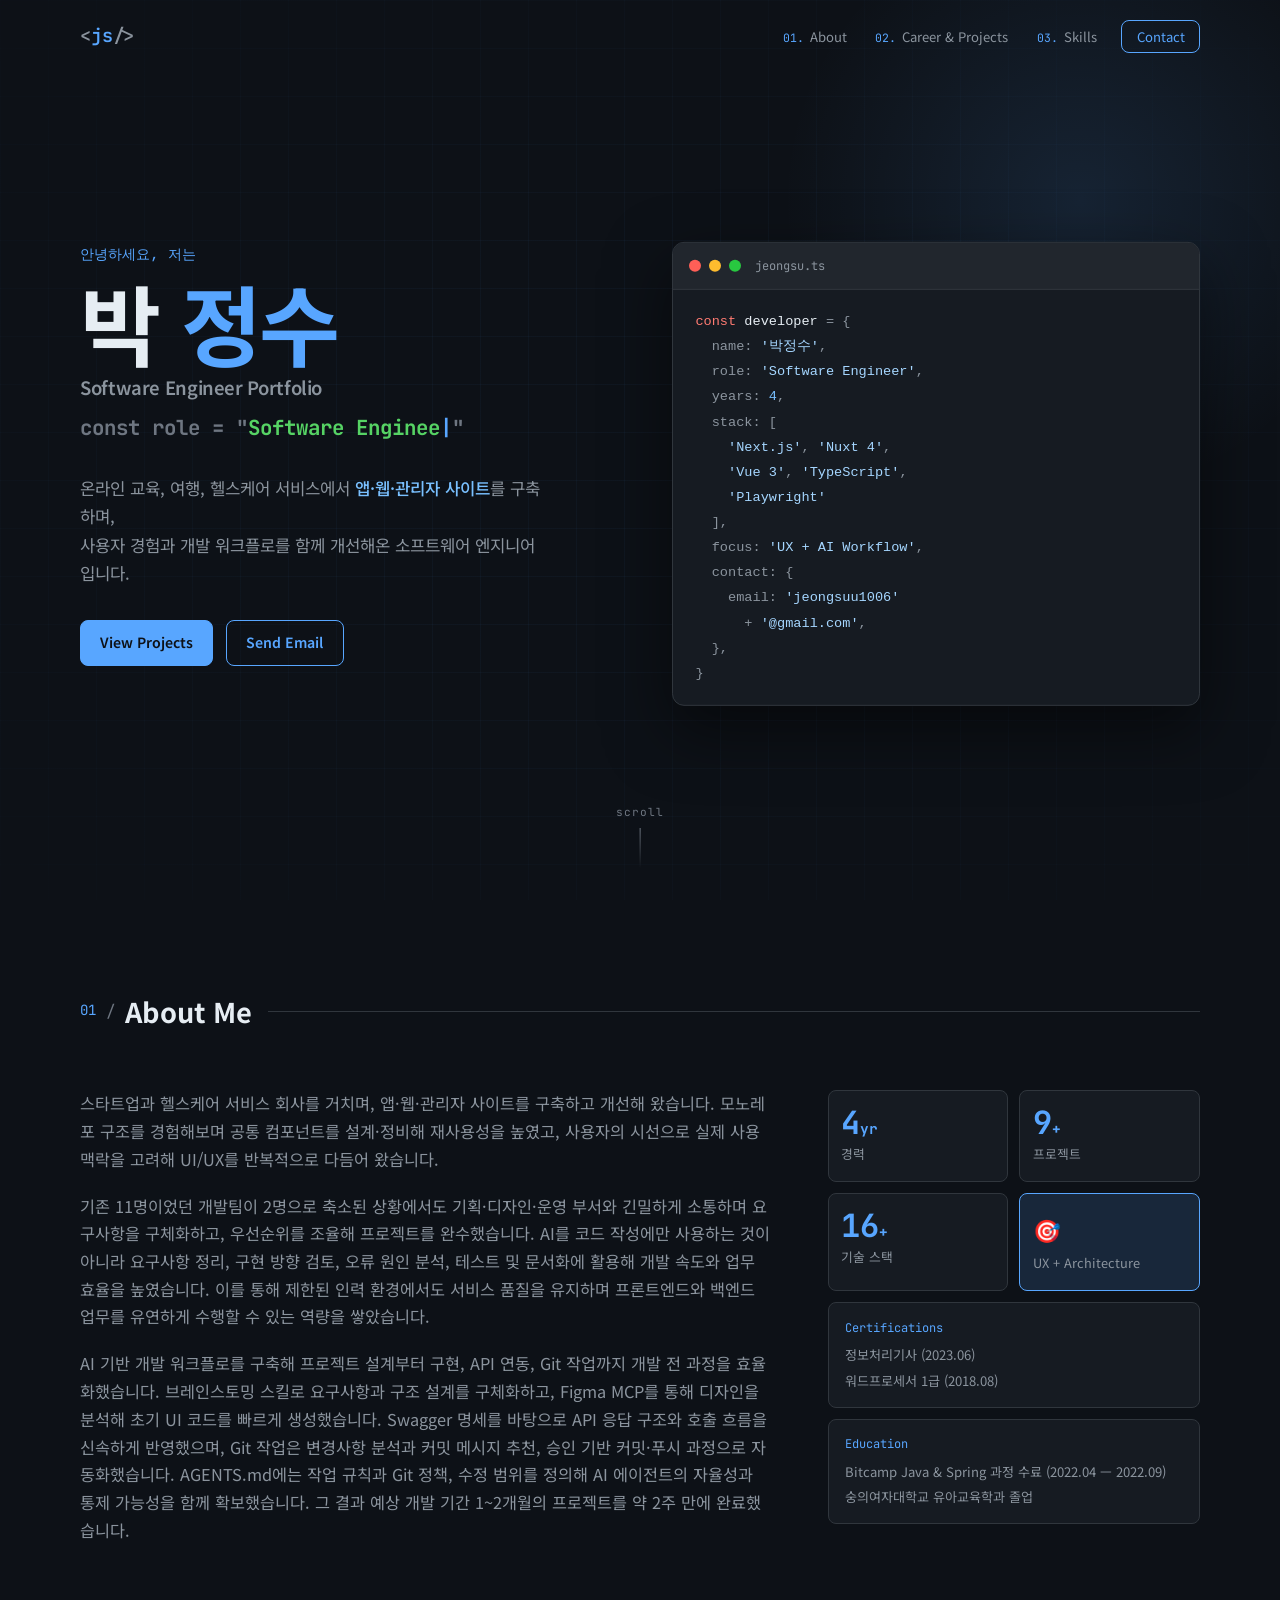
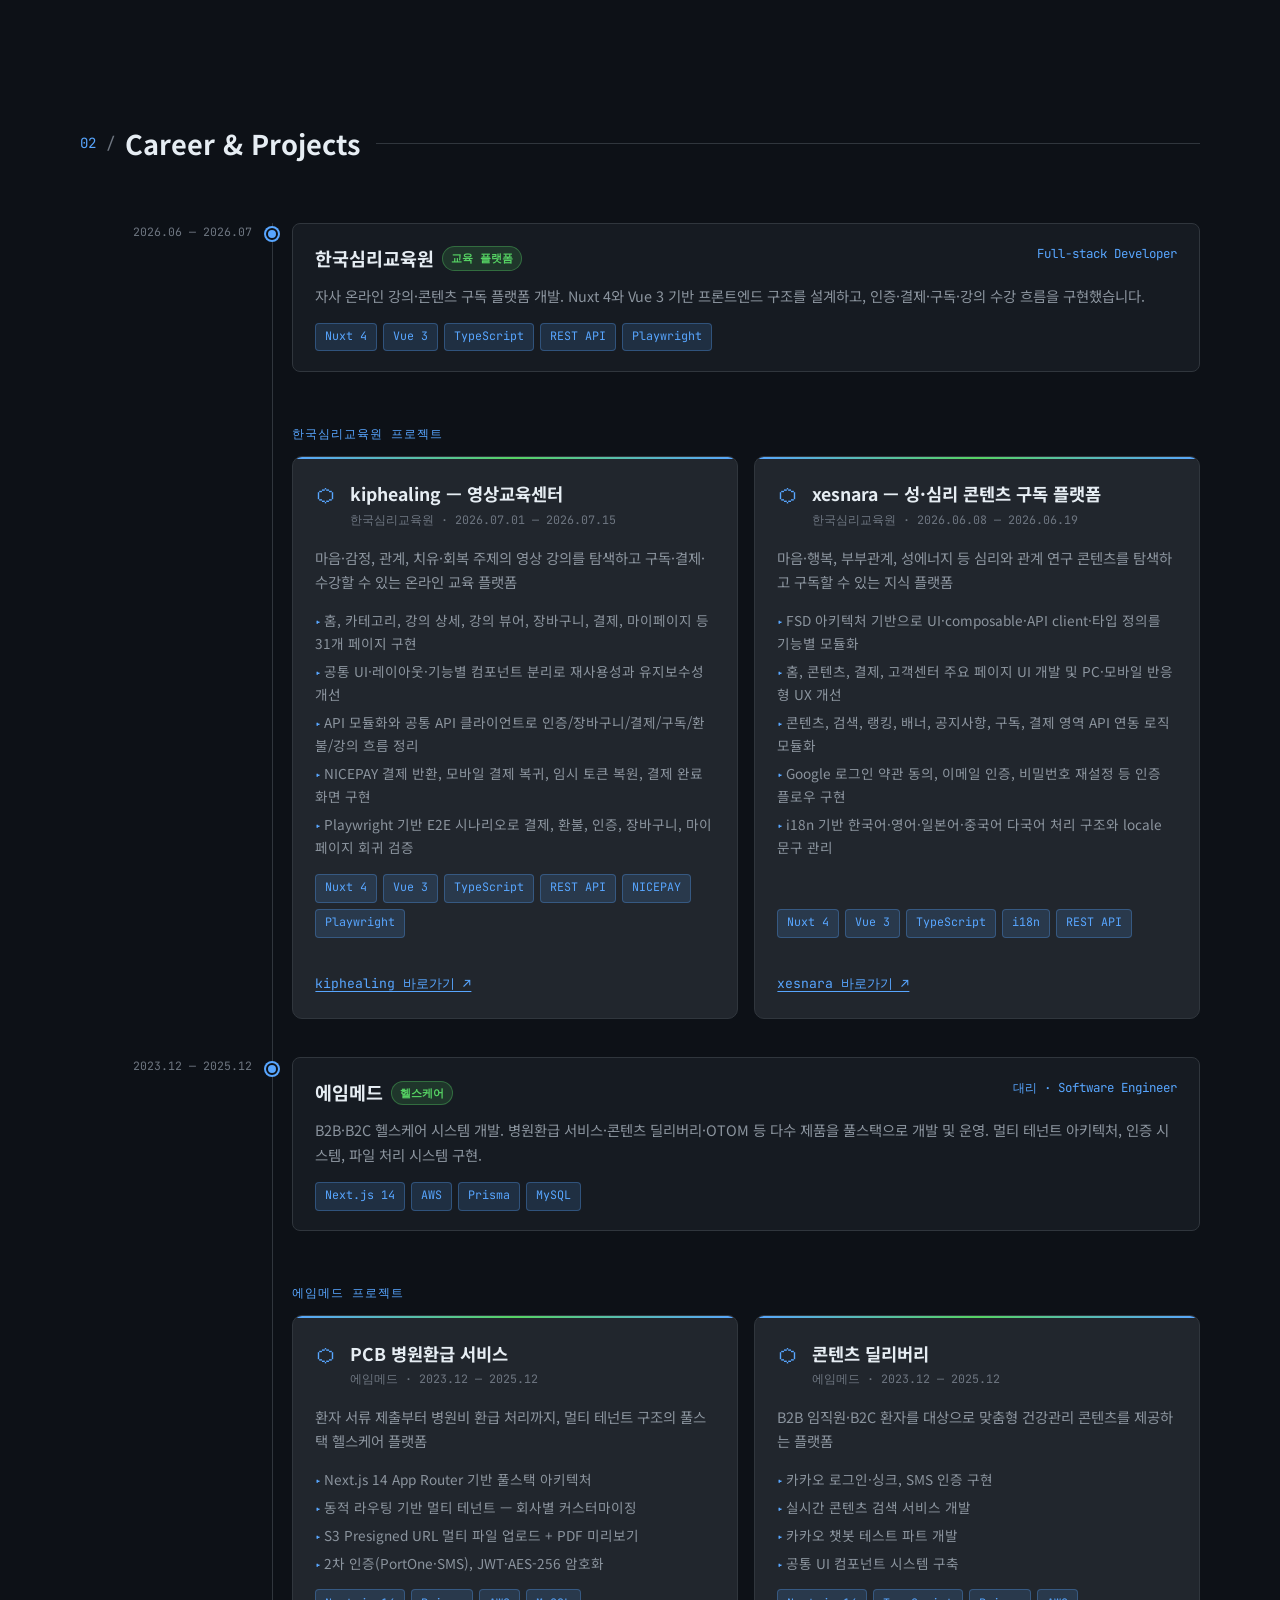
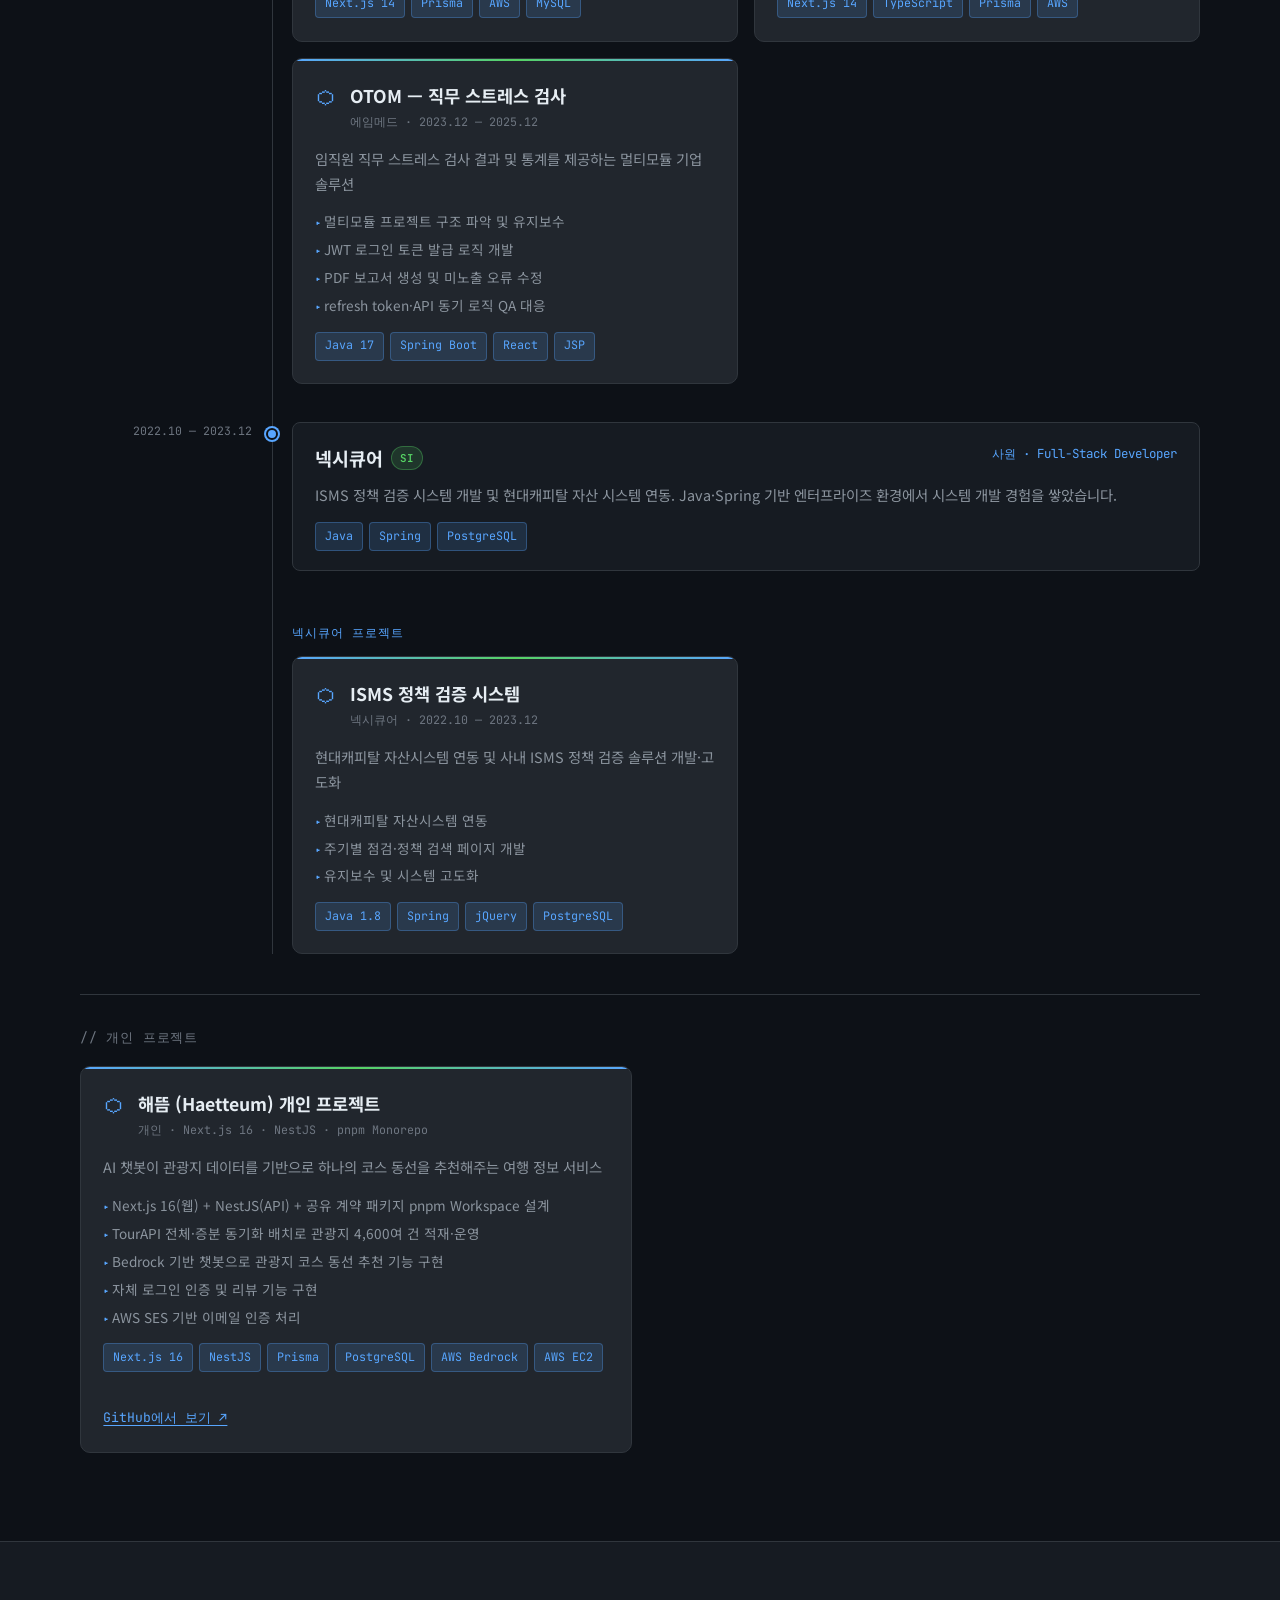
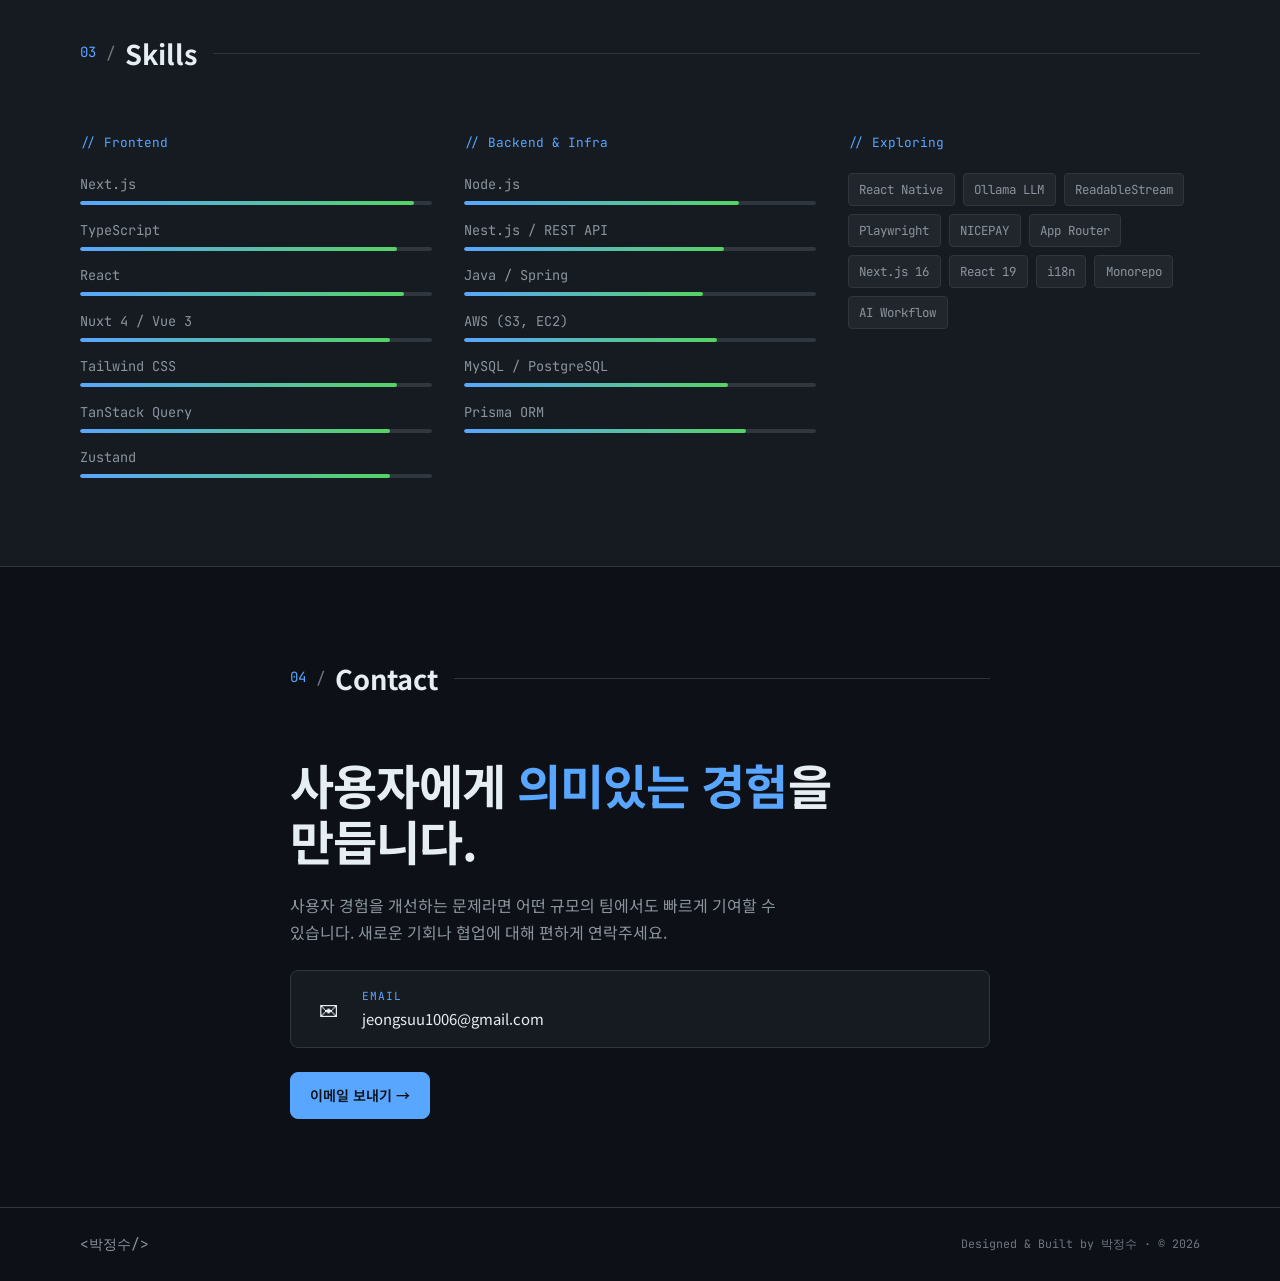
<file: index.html>
<!doctype html>
<html lang="ko">

<head>
  <meta charset="UTF-8" />
  <meta name="viewport" content="width=device-width, initial-scale=1.0" />

  <!-- ===== Primary SEO ===== -->
  <title>소프트웨어 엔지니어 포트폴리오 | 박정수 — Next.js · Nuxt · TypeScript</title>
  <meta name="description"
    content="소프트웨어 엔지니어 박정수의 포트폴리오입니다. Next.js·Nuxt·TypeScript 기반 4년 차 경력과 한국심리교육원, 에임메드, 넥시큐어 주요 프로젝트를 담았습니다." />
  <meta name="keywords"
    content="소프트웨어 엔지니어, 소프트웨어 엔지니어 포트폴리오, 박정수, 박정수 포트폴리오, Software Engineer, Next.js 개발자, Nuxt 개발자, Vue 개발자, TypeScript 개발자, React 개발자, 개발자 이력서, 개발자 포트폴리오, Next.js, Nuxt 4, Vue 3, TypeScript, TailwindCSS, React, Zustand, TanStack Query, Playwright" />
  <meta name="author" content="박정수" />
  <meta name="robots" content="index, follow, max-snippet:-1, max-image-preview:large, max-video-preview:-1" />
  <meta name="geo.region" content="KR-11" />
  <meta name="geo.placename" content="Seoul, Gangnam-gu" />
  <!-- 네이버 서치어드바이저(https://searchadvisor.naver.com) 등록 후 아래 주석을 해제하고 content 값을 입력하세요 -->
  <!-- <meta name="naver-site-verification" content="YOUR_NAVER_VERIFICATION_CODE" /> -->
  <link rel="canonical" href="https://suu1006.github.io/" />
  <link rel="sitemap" type="application/xml" href="https://suu1006.github.io/sitemap.xml" />

  <!-- ===== Open Graph (Facebook, KakaoTalk, Slack …) ===== -->
  <meta property="og:type" content="website" />
  <meta property="og:url" content="https://suu1006.github.io/" />
  <meta property="og:title" content="소프트웨어 엔지니어 포트폴리오 | 박정수 — Next.js · Nuxt · TypeScript" />
  <meta property="og:description"
    content="소프트웨어 엔지니어 박정수의 포트폴리오입니다. Nuxt·Vue 기반 온라인 교육 플랫폼과 Next.js 기반 여행·헬스케어 서비스 개발 경험을 담았습니다." />
  <meta property="og:image" content="https://suu1006.github.io/og-image.png" />
  <meta property="og:image:width" content="1200" />
  <meta property="og:image:height" content="630" />
  <meta property="og:image:alt" content="박정수 Software Engineer 포트폴리오" />
  <meta property="og:locale" content="ko_KR" />
  <meta property="og:site_name" content="박정수 포트폴리오" />

  <!-- ===== Twitter Card ===== -->
  <meta name="twitter:card" content="summary_large_image" />
  <meta name="twitter:title" content="소프트웨어 엔지니어 포트폴리오 | 박정수 — Next.js · Nuxt · TypeScript" />
  <meta name="twitter:description" content="소프트웨어 엔지니어 박정수의 포트폴리오 — Next.js·Nuxt·TypeScript 기반 개발 경험과 주요 프로젝트" />
  <meta name="twitter:image" content="https://suu1006.github.io/og-image.png" />

  <!-- ===== Structured Data (JSON-LD) ===== -->
  <script type="application/ld+json">
    {
      "@context": "https://schema.org",
      "@graph": [
        {
          "@type": "Person",
          "@id": "https://suu1006.github.io/#person",
          "name": "박정수",
          "alternateName": ["Park Jeongsu", "소프트웨어 엔지니어 박정수", "Software Engineer Park Jeongsu", "박정수 포트폴리오"],
          "jobTitle": "소프트웨어 엔지니어",
          "description": "4년 차 소프트웨어 엔지니어. Next.js, Nuxt, Vue, TypeScript 기반의 앱·웹 개발 경험 보유. 온라인 교육, 여행, 헬스케어 서비스에서 UX와 개발 워크플로를 개선해온 개발자.",
          "image": "https://suu1006.github.io/og-image.png",
          "url": "https://suu1006.github.io/",
          "email": "jeongsuu1006@gmail.com",
          "knowsAbout": ["프론트엔드 개발", "풀스택 개발", "Next.js", "Nuxt 4", "Vue 3", "TypeScript", "React", "TailwindCSS", "Zustand", "TanStack Query", "Node.js", "Nest.js", "AWS", "MySQL", "PostgreSQL", "Playwright", "모노레포", "i18n"],
          "keywords": "소프트웨어 엔지니어, 소프트웨어 엔지니어 포트폴리오, Software Engineer, Next.js, Nuxt, Vue, TypeScript",
          "worksFor": {
            "@type": "Organization",
            "name": "한국심리교육원"
          },
          "sameAs": [
            "https://github.com/suu1006"
          ]
        },
        {
          "@type": "ProfilePage",
          "@id": "https://suu1006.github.io/#webpage",
          "url": "https://suu1006.github.io/",
          "name": "소프트웨어 엔지니어 포트폴리오 | 박정수",
          "description": "4년 차 소프트웨어 엔지니어 박정수의 경력, 프로젝트, 기술 스택 포트폴리오",
          "keywords": "소프트웨어 엔지니어, 소프트웨어 엔지니어 포트폴리오, Software Engineer, Nuxt, Next.js",
          "inLanguage": "ko",
          "about": { "@id": "https://suu1006.github.io/#person" },
          "mainEntity": { "@id": "https://suu1006.github.io/#person" }
        },
        {
          "@type": "WebSite",
          "@id": "https://suu1006.github.io/#website",
          "url": "https://suu1006.github.io/",
          "name": "박정수 소프트웨어 엔지니어 포트폴리오",
          "description": "소프트웨어 엔지니어 박정수의 포트폴리오 사이트",
          "inLanguage": "ko",
          "publisher": { "@id": "https://suu1006.github.io/#person" }
        }
      ]
    }
    </script>

  <!-- ===== Favicon & Theme ===== -->
  <meta name="theme-color" content="#0d1117" />
  <link rel="icon" type="image/svg+xml"
    href="data:image/svg+xml,<svg xmlns='http://www.w3.org/2000/svg' viewBox='0 0 32 32'><rect width='32' height='32' rx='6' fill='%230d1117'/><text x='50%25' y='56%25' font-size='18' font-family='monospace' font-weight='bold' fill='%2358a6ff' text-anchor='middle' dominant-baseline='middle'>js</text></svg>" />

  <!-- ===== Font preload (Core Web Vitals: LCP 개선) ===== -->
  <link rel="preconnect" href="https://fonts.googleapis.com" />
  <link rel="preconnect" href="https://fonts.gstatic.com" crossorigin />
  <link rel="preload" as="style"
    href="https://fonts.googleapis.com/css2?family=JetBrains+Mono:wght@400;600&family=Noto+Sans+KR:wght@400;500;700&display=swap" />
  <link
    href="https://fonts.googleapis.com/css2?family=JetBrains+Mono:wght@400;600&family=Noto+Sans+KR:wght@400;500;700&display=swap"
    rel="stylesheet" />
  <link rel="stylesheet" href="./styles.css" />
</head>

<body>

  <!-- NAV -->
  <header class="nav-wrap" id="navWrap" role="banner">
    <nav class="nav container" aria-label="메인 내비게이션">
      <a href="#hero" class="nav-logo" aria-label="박정수 포트폴리오 홈">
        <span class="logo-bracket" aria-hidden="true">&lt;</span>js<span class="logo-bracket"
          aria-hidden="true">/&gt;</span>
      </a>
      <button class="hamburger" id="hamburger" aria-label="메뉴 열기" aria-expanded="false" aria-controls="navList">
        <span aria-hidden="true"></span><span aria-hidden="true"></span><span aria-hidden="true"></span>
      </button>
      <ul class="nav-list" id="navList" role="list">
        <li><a href="#about" class="nav-link"><span class="nav-num" aria-hidden="true">01.</span> About</a></li>
        <li><a href="#career-projects" class="nav-link"><span class="nav-num" aria-hidden="true">02.</span> Career &amp;
            Projects</a></li>
        <li><a href="#skills" class="nav-link"><span class="nav-num" aria-hidden="true">03.</span> Skills</a></li>
        <li><a href="#contact" class="nav-link nav-link--cta">Contact</a></li>
      </ul>
    </nav>
  </header>

  <main id="main-content">
    <!-- HERO -->
    <section class="hero" id="hero" aria-label="소개">
      <div class="hero-bg-grid" aria-hidden="true"></div>
      <div class="hero-blob" aria-hidden="true"></div>
      <div class="container hero-inner">
        <div class="hero-text">
          <p class="hero-greeting">안녕하세요, 저는</p>
          <h1 class="hero-name">
            박<span class="accent"> 정수</span>
            <span class="hero-name-tagline">Software Engineer Portfolio</span>
          </h1>
          <h2 class="hero-title">
            <span class="type-prefix">const role = "</span><span id="typed"></span><span
              class="type-cursor">|</span><span class="type-prefix">"</span>
          </h2>
          <p class="hero-desc">
            온라인 교육, 여행, 헬스케어 서비스에서 <em>앱·웹·관리자 사이트</em>를 구축하며,
            <br />사용자 경험과 개발 워크플로를 함께 개선해온 소프트웨어 엔지니어입니다.
          </p>
          <div class="hero-cta-row">
            <a class="btn btn--primary" href="#career-projects">View Projects</a>
            <a class="btn btn--outline" href="mailto:jeongsuu1006@gmail.com">Send Email</a>
          </div>
        </div>
        <div class="hero-code-card" aria-hidden="true">
          <div class="code-card-header">
            <span class="dot red"></span><span class="dot yellow"></span><span class="dot green"></span>
            <span class="code-card-title">jeongsu.ts</span>
          </div>
          <pre class="code-card-body"><code><span class="tk-kw">const</span> <span class="tk-var">developer</span> <span class="tk-op">=</span> {
  name<span class="tk-op">:</span> <span class="tk-str">'박정수'</span>,
  role<span class="tk-op">:</span> <span class="tk-str">'Software Engineer'</span>,
  years<span class="tk-op">:</span> <span class="tk-num">4</span>,
  stack<span class="tk-op">:</span> [
    <span class="tk-str">'Next.js'</span>, <span class="tk-str">'Nuxt 4'</span>,
    <span class="tk-str">'Vue 3'</span>, <span class="tk-str">'TypeScript'</span>,
    <span class="tk-str">'Playwright'</span>
  ],
  focus<span class="tk-op">:</span> <span class="tk-str">'UX + AI Workflow'</span>,
  contact<span class="tk-op">:</span> {
    email<span class="tk-op">:</span> <span class="tk-str">'jeongsuu1006'</span>
      <span class="tk-op">+</span> <span class="tk-str">'@gmail.com'</span>,
  },
}</code></pre>
        </div>
      </div>
      <a class="scroll-hint" href="#about" aria-label="스크롤 내리기">
        <span class="scroll-label">scroll</span>
        <span class="scroll-arrow"></span>
      </a>
    </section>

    <!-- ABOUT -->
    <section class="section" id="about" aria-label="About Me — 자기소개">
      <div class="container">
        <div class="section-label reveal">
          <span class="label-num">01</span>
          <span class="label-slash">/</span>
          <span class="label-text">About Me</span>
          <span class="label-line"></span>
        </div>
        <div class="about-grid">
          <div class="about-text reveal">
            <p>
              스타트업과 헬스케어 서비스 회사를 거치며, 앱·웹·관리자 사이트를 구축하고 개선해 왔습니다. 모노레포 구조를 경험해보며 공통 컴포넌트를 설계·정비해 재사용성을 높였고, 사용자의 시선으로 실제
              사용 맥락을 고려해 UI/UX를 반복적으로 다듬어 왔습니다.
            </p>
            <p>
              기존 11명이었던 개발팀이 2명으로 축소된 상황에서도 기획·디자인·운영 부서와 긴밀하게 소통하며 요구사항을 구체화하고, 우선순위를 조율해 프로젝트를 완수했습니다. AI를 코드 작성에만
              사용하는 것이 아니라 요구사항 정리, 구현 방향 검토, 오류 원인 분석, 테스트 및 문서화에 활용해 개발 속도와 업무 효율을 높였습니다. 이를 통해 제한된 인력 환경에서도 서비스 품질을
              유지하며 프론트엔드와 백엔드 업무를 유연하게 수행할 수 있는 역량을 쌓았습니다.
            </p>
            <p>
              AI 기반 개발 워크플로를 구축해 프로젝트 설계부터 구현, API 연동, Git 작업까지 개발 전 과정을 효율화했습니다. 브레인스토밍 스킬로 요구사항과 구조 설계를 구체화하고, Figma
              MCP를 통해 디자인을 분석해 초기 UI 코드를 빠르게 생성했습니다. Swagger 명세를 바탕으로 API 응답 구조와 호출 흐름을 신속하게 반영했으며, Git 작업은 변경사항 분석과 커밋
              메시지 추천, 승인 기반 커밋·푸시 과정으로 자동화했습니다. AGENTS.md에는 작업 규칙과 Git 정책, 수정 범위를 정의해 AI 에이전트의 자율성과 통제 가능성을 함께 확보했습니다. 그
              결과 예상 개발 기간 1~2개월의 프로젝트를 약 2주 만에 완료했습니다.
            </p>
          </div>
          <div class="about-cards reveal">
            <div class="stat-card">
              <span class="stat-num">4<span class="stat-unit">yr</span></span>
              <span class="stat-label">경력</span>
            </div>
            <div class="stat-card">
              <span class="stat-num">9<span class="stat-unit">+</span></span>
              <span class="stat-label">프로젝트</span>
            </div>
            <div class="stat-card">
              <span class="stat-num">16<span class="stat-unit">+</span></span>
              <span class="stat-label">기술 스택</span>
            </div>
            <div class="stat-card highlight">
              <span class="stat-icon">🎯</span>
              <span class="stat-label">UX + Architecture</span>
            </div>
            <div class="cert-list">
              <p class="cert-title">Certifications</p>
              <ul>
                <li>정보처리기사 (2023.06)</li>
                <li>워드프로세서 1급 (2018.08)</li>
              </ul>
            </div>
            <div class="cert-list">
              <p class="cert-title">Education</p>
              <ul>
                <li>Bitcamp Java &amp; Spring 과정 수료 (2022.04 — 2022.09)</li>
                <li>숭의여자대학교 유아교육학과 졸업</li>
              </ul>
            </div>
          </div>
        </div>
      </div>
    </section>

    <!-- CAREER & PROJECTS -->
    <section class="section" id="career-projects" aria-label="Career and Projects — 경력 및 프로젝트">
      <div class="container">
        <div class="section-label reveal">
          <span class="label-num">02</span>
          <span class="label-slash">/</span>
          <span class="label-text">Career &amp; Projects</span>
          <span class="label-line"></span>
        </div>
        <div class="timeline">
          <div class="timeline-item reveal">
            <div class="timeline-left">
              <span class="timeline-dot"></span>
              <span class="timeline-period">2026.06 — 2026.07</span>
            </div>
            <div class="timeline-right">
              <div class="timeline-header">
                <h3 class="timeline-company">한국심리교육원 <span class="company-badge">교육 플랫폼</span></h3>
                <span class="timeline-role">Full-stack Developer</span>
              </div>
              <p class="timeline-desc">자사 온라인 강의·콘텐츠 구독 플랫폼 개발. Nuxt 4와 Vue 3 기반 프론트엔드 구조를 설계하고, 인증·결제·구독·강의 수강 흐름을
                구현했습니다.</p>
              <div class="timeline-stack">
                <span class="badge badge--sm">Nuxt 4</span>
                <span class="badge badge--sm">Vue 3</span>
                <span class="badge badge--sm">TypeScript</span>
                <span class="badge badge--sm">REST API</span>
                <span class="badge badge--sm">Playwright</span>
              </div>
            </div>
            <div class="timeline-item-projects">
              <p class="timeline-proj-group-label">한국심리교육원 프로젝트</p>
              <div class="proj-grid">
                <article class="proj-card reveal">
                  <div class="proj-card-top">
                    <span class="proj-card-icon">⬡</span>
                    <div>
                      <h3 class="proj-card-title">kiphealing — 영상교육센터</h3>
                      <p class="proj-card-period">한국심리교육원 · 2026.07.01 — 2026.07.15</p>
                    </div>
                  </div>
                  <p class="proj-card-desc">마음·감정, 관계, 치유·회복 주제의 영상 강의를 탐색하고 구독·결제·수강할 수 있는 온라인 교육 플랫폼</p>
                  <ul class="proj-card-points">
                    <li>홈, 카테고리, 강의 상세, 강의 뷰어, 장바구니, 결제, 마이페이지 등 31개 페이지 구현</li>
                    <li>공통 UI·레이아웃·기능별 컴포넌트 분리로 재사용성과 유지보수성 개선</li>
                    <li>API 모듈화와 공통 API 클라이언트로 인증/장바구니/결제/구독/환불/강의 흐름 정리</li>
                    <li>NICEPAY 결제 반환, 모바일 결제 복귀, 임시 토큰 복원, 결제 완료 화면 구현</li>
                    <li>Playwright 기반 E2E 시나리오로 결제, 환불, 인증, 장바구니, 마이페이지 회귀 검증</li>
                  </ul>
                  <div class="proj-card-tech">
                    <span class="badge badge--sm">Nuxt 4</span>
                    <span class="badge badge--sm">Vue 3</span>
                    <span class="badge badge--sm">TypeScript</span>
                    <span class="badge badge--sm">REST API</span>
                    <span class="badge badge--sm">NICEPAY</span>
                    <span class="badge badge--sm">Playwright</span>
                  </div>
                  <p class="proj-case-link-wrap">
                    <a class="proj-case-link" href="https://beomyoungkim.com/" target="_blank"
                      rel="noopener noreferrer">kiphealing 바로가기 ↗</a>
                  </p>
                </article>

                <article class="proj-card reveal">
                  <div class="proj-card-top">
                    <span class="proj-card-icon">⬡</span>
                    <div>
                      <h3 class="proj-card-title">xesnara — 성·심리 콘텐츠 구독 플랫폼</h3>
                      <p class="proj-card-period">한국심리교육원 · 2026.06.08 — 2026.06.19</p>
                    </div>
                  </div>
                  <p class="proj-card-desc">마음·행복, 부부관계, 성에너지 등 심리와 관계 연구 콘텐츠를 탐색하고 구독할 수 있는 지식 플랫폼</p>
                  <ul class="proj-card-points">
                    <li>FSD 아키텍처 기반으로 UI·composable·API client·타입 정의를 기능별 모듈화</li>
                    <li>홈, 콘텐츠, 결제, 고객센터 주요 페이지 UI 개발 및 PC·모바일 반응형 UX 개선</li>
                    <li>콘텐츠, 검색, 랭킹, 배너, 공지사항, 구독, 결제 영역 API 연동 로직 모듈화</li>
                    <li>Google 로그인 약관 동의, 이메일 인증, 비밀번호 재설정 등 인증 플로우 구현</li>
                    <li>i18n 기반 한국어·영어·일본어·중국어 다국어 처리 구조와 locale 문구 관리</li>
                  </ul>
                  <div class="proj-card-tech">
                    <span class="badge badge--sm">Nuxt 4</span>
                    <span class="badge badge--sm">Vue 3</span>
                    <span class="badge badge--sm">TypeScript</span>
                    <span class="badge badge--sm">i18n</span>
                    <span class="badge badge--sm">REST API</span>
                  </div>
                  <p class="proj-case-link-wrap">
                    <a class="proj-case-link" href="https://xesnara.com/" target="_blank"
                      rel="noopener noreferrer">xesnara 바로가기 ↗</a>
                  </p>
                </article>
              </div>
            </div>
          </div>

          <div class="timeline-item reveal">
            <div class="timeline-left">
              <span class="timeline-dot"></span>
              <span class="timeline-period">2023.12 — 2025.12</span>
            </div>
            <div class="timeline-right">
              <div class="timeline-header">
                <h3 class="timeline-company">에임메드 <span class="company-badge">헬스케어</span></h3>
                <span class="timeline-role">대리 · Software Engineer</span>
              </div>
              <p class="timeline-desc">B2B·B2C 헬스케어 시스템 개발. 병원환급 서비스·콘텐츠 딜리버리·OTOM 등 다수 제품을 풀스택으로 개발 및 운영. 멀티 테넌트 아키텍처,
                인증 시스템, 파일 처리 시스템 구현.</p>
              <div class="timeline-stack">
                <span class="badge badge--sm">Next.js 14</span>
                <span class="badge badge--sm">AWS</span>
                <span class="badge badge--sm">Prisma</span>
                <span class="badge badge--sm">MySQL</span>
              </div>
            </div>
            <div class="timeline-item-projects">
              <p class="timeline-proj-group-label">에임메드 프로젝트</p>
              <div class="proj-grid">
                <article class="proj-card reveal">
                  <div class="proj-card-top">
                    <span class="proj-card-icon">⬡</span>
                    <div>
                      <h3 class="proj-card-title">PCB 병원환급 서비스</h3>
                      <p class="proj-card-period">에임메드 · 2023.12 — 2025.12</p>
                    </div>
                  </div>
                  <p class="proj-card-desc">환자 서류 제출부터 병원비 환급 처리까지, 멀티 테넌트 구조의 풀스택 헬스케어 플랫폼</p>
                  <ul class="proj-card-points">
                    <li>Next.js 14 App Router 기반 풀스택 아키텍처</li>
                    <li>동적 라우팅 기반 멀티 테넌트 — 회사별 커스터마이징</li>
                    <li>S3 Presigned URL 멀티 파일 업로드 + PDF 미리보기</li>
                    <li>2차 인증(PortOne·SMS), JWT·AES-256 암호화</li>
                  </ul>
                  <div class="proj-card-tech">
                    <span class="badge badge--sm">Next.js 14</span>
                    <span class="badge badge--sm">Prisma</span>
                    <span class="badge badge--sm">AWS</span>
                    <span class="badge badge--sm">MySQL</span>
                  </div>
                </article>

                <article class="proj-card reveal">
                  <div class="proj-card-top">
                    <span class="proj-card-icon">⬡</span>
                    <div>
                      <h3 class="proj-card-title">콘텐츠 딜리버리</h3>
                      <p class="proj-card-period">에임메드 · 2023.12 — 2025.12</p>
                    </div>
                  </div>
                  <p class="proj-card-desc">B2B 임직원·B2C 환자를 대상으로 맞춤형 건강관리 콘텐츠를 제공하는 플랫폼</p>
                  <ul class="proj-card-points">
                    <li>카카오 로그인·싱크, SMS 인증 구현</li>
                    <li>실시간 콘텐츠 검색 서비스 개발</li>
                    <li>카카오 챗봇 테스트 파트 개발</li>
                    <li>공통 UI 컴포넌트 시스템 구축</li>
                  </ul>
                  <div class="proj-card-tech">
                    <span class="badge badge--sm">Next.js 14</span>
                    <span class="badge badge--sm">TypeScript</span>
                    <span class="badge badge--sm">Prisma</span>
                    <span class="badge badge--sm">AWS</span>
                  </div>
                </article>

                <article class="proj-card reveal">
                  <div class="proj-card-top">
                    <span class="proj-card-icon">⬡</span>
                    <div>
                      <h3 class="proj-card-title">OTOM — 직무 스트레스 검사</h3>
                      <p class="proj-card-period">에임메드 · 2023.12 — 2025.12</p>
                    </div>
                  </div>
                  <p class="proj-card-desc">임직원 직무 스트레스 검사 결과 및 통계를 제공하는 멀티모듈 기업 솔루션</p>
                  <ul class="proj-card-points">
                    <li>멀티모듈 프로젝트 구조 파악 및 유지보수</li>
                    <li>JWT 로그인 토큰 발급 로직 개발</li>
                    <li>PDF 보고서 생성 및 미노출 오류 수정</li>
                    <li>refresh token·API 동기 로직 QA 대응</li>
                  </ul>
                  <div class="proj-card-tech">
                    <span class="badge badge--sm">Java 17</span>
                    <span class="badge badge--sm">Spring Boot</span>
                    <span class="badge badge--sm">React</span>
                    <span class="badge badge--sm">JSP</span>
                  </div>
                </article>
              </div>
            </div>
          </div>
          <div class="timeline-item reveal">
            <div class="timeline-left">
              <span class="timeline-dot"></span>
              <span class="timeline-period">2022.10 — 2023.12</span>
            </div>
            <div class="timeline-right">
              <div class="timeline-header">
                <h3 class="timeline-company">넥시큐어 <span class="company-badge">SI</span></h3>
                <span class="timeline-role">사원 · Full-Stack Developer</span>
              </div>
              <p class="timeline-desc">ISMS 정책 검증 시스템 개발 및 현대캐피탈 자산 시스템 연동. Java·Spring 기반 엔터프라이즈 환경에서 시스템 개발 경험을 쌓았습니다.
              </p>
              <div class="timeline-stack">
                <span class="badge badge--sm">Java</span>
                <span class="badge badge--sm">Spring</span>
                <span class="badge badge--sm">PostgreSQL</span>
              </div>
            </div>
            <div class="timeline-item-projects">
              <p class="timeline-proj-group-label">넥시큐어 프로젝트</p>
              <div class="proj-grid">
                <article class="proj-card reveal">
                  <div class="proj-card-top">
                    <span class="proj-card-icon">⬡</span>
                    <div>
                      <h3 class="proj-card-title">ISMS 정책 검증 시스템</h3>
                      <p class="proj-card-period">넥시큐어 · 2022.10 — 2023.12</p>
                    </div>
                  </div>
                  <p class="proj-card-desc">현대캐피탈 자산시스템 연동 및 사내 ISMS 정책 검증 솔루션 개발·고도화</p>
                  <ul class="proj-card-points">
                    <li>현대캐피탈 자산시스템 연동</li>
                    <li>주기별 점검·정책 검색 페이지 개발</li>
                    <li>유지보수 및 시스템 고도화</li>
                  </ul>
                  <div class="proj-card-tech">
                    <span class="badge badge--sm">Java 1.8</span>
                    <span class="badge badge--sm">Spring</span>
                    <span class="badge badge--sm">jQuery</span>
                    <span class="badge badge--sm">PostgreSQL</span>
                  </div>
                </article>
              </div>
            </div>
          </div>
        </div>

        <div class="personal-projects reveal">
          <p class="personal-projects-label">// 개인 프로젝트</p>
          <div class="proj-grid">
            <article class="proj-card reveal">
              <div class="proj-card-top">
                <span class="proj-card-icon">⬡</span>
                <div>
                  <h3 class="proj-card-title">해뜸 (Haetteum) 개인 프로젝트</h3>
                  <p class="proj-card-period">개인 · Next.js 16 · NestJS · pnpm Monorepo</p>
                </div>
              </div>
              <p class="proj-card-desc">AI 챗봇이 관광지 데이터를 기반으로 하나의 코스 동선을 추천해주는 여행 정보 서비스</p>
              <ul class="proj-card-points">
                <li>Next.js 16(웹) + NestJS(API) + 공유 계약 패키지 pnpm Workspace 설계</li>
                <li>TourAPI 전체·증분 동기화 배치로 관광지 4,600여 건 적재·운영</li>
                <li>Bedrock 기반 챗봇으로 관광지 코스 동선 추천 기능 구현</li>
                <li>자체 로그인 인증 및 리뷰 기능 구현</li>
                <li>AWS SES 기반 이메일 인증 처리</li>
              </ul>
              <div class="proj-card-tech">
                <span class="badge badge--sm">Next.js 16</span>
                <span class="badge badge--sm">NestJS</span>
                <span class="badge badge--sm">Prisma</span>
                <span class="badge badge--sm">PostgreSQL</span>
                <span class="badge badge--sm">AWS Bedrock</span>
                <span class="badge badge--sm">AWS EC2</span>
              </div>
              <p class="proj-case-link-wrap">
                <a class="proj-case-link" href="https://github.com/suu1006/haetteum" target="_blank"
                  rel="noopener noreferrer">GitHub에서 보기 ↗</a>
              </p>
            </article>
          </div>
        </div>
      </div>
    </section>

    <!-- SKILLS -->
    <section class="section section--dark" id="skills" aria-label="Skills — 기술 스택">
      <div class="container">
        <div class="section-label reveal">
          <span class="label-num">03</span>
          <span class="label-slash">/</span>
          <span class="label-text">Skills</span>
          <span class="label-line"></span>
        </div>
        <div class="skills-grid">
          <div class="skill-group reveal">
            <p class="skill-group-label">// Frontend</p>
            <div class="skill-list">
              <div class="skill-item">
                <span class="skill-name">Next.js</span>
                <div class="skill-bar">
                  <div class="skill-fill" style="--w:95%"></div>
                </div>
              </div>
              <div class="skill-item">
                <span class="skill-name">TypeScript</span>
                <div class="skill-bar">
                  <div class="skill-fill" style="--w:90%"></div>
                </div>
              </div>
              <div class="skill-item">
                <span class="skill-name">React</span>
                <div class="skill-bar">
                  <div class="skill-fill" style="--w:92%"></div>
                </div>
              </div>
              <div class="skill-item">
                <span class="skill-name">Nuxt 4 / Vue 3</span>
                <div class="skill-bar">
                  <div class="skill-fill" style="--w:88%"></div>
                </div>
              </div>
              <div class="skill-item">
                <span class="skill-name">Tailwind CSS</span>
                <div class="skill-bar">
                  <div class="skill-fill" style="--w:90%"></div>
                </div>
              </div>
              <div class="skill-item">
                <span class="skill-name">TanStack Query</span>
                <div class="skill-bar">
                  <div class="skill-fill" style="--w:88%"></div>
                </div>
              </div>
              <div class="skill-item">
                <span class="skill-name">Zustand</span>
                <div class="skill-bar">
                  <div class="skill-fill" style="--w:88%"></div>
                </div>
              </div>
            </div>
          </div>
          <div class="skill-group reveal">
            <p class="skill-group-label">// Backend &amp; Infra</p>
            <div class="skill-list">
              <div class="skill-item">
                <span class="skill-name">Node.js</span>
                <div class="skill-bar">
                  <div class="skill-fill" style="--w:78%"></div>
                </div>
              </div>
              <div class="skill-item">
                <span class="skill-name">Nest.js / REST API</span>
                <div class="skill-bar">
                  <div class="skill-fill" style="--w:74%"></div>
                </div>
              </div>
              <div class="skill-item">
                <span class="skill-name">Java / Spring</span>
                <div class="skill-bar">
                  <div class="skill-fill" style="--w:68%"></div>
                </div>
              </div>
              <div class="skill-item">
                <span class="skill-name">AWS (S3, EC2)</span>
                <div class="skill-bar">
                  <div class="skill-fill" style="--w:72%"></div>
                </div>
              </div>
              <div class="skill-item">
                <span class="skill-name">MySQL / PostgreSQL</span>
                <div class="skill-bar">
                  <div class="skill-fill" style="--w:75%"></div>
                </div>
              </div>
              <div class="skill-item">
                <span class="skill-name">Prisma ORM</span>
                <div class="skill-bar">
                  <div class="skill-fill" style="--w:80%"></div>
                </div>
              </div>
            </div>
          </div>
          <div class="skill-group reveal">
            <p class="skill-group-label">// Exploring</p>
            <div class="explore-grid">
              <span class="explore-chip">React Native</span>
              <span class="explore-chip">Ollama LLM</span>
              <span class="explore-chip">ReadableStream</span>
              <span class="explore-chip">Playwright</span>
              <span class="explore-chip">NICEPAY</span>
              <span class="explore-chip">App Router</span>
              <span class="explore-chip">Next.js 16</span>
              <span class="explore-chip">React 19</span>
              <span class="explore-chip">i18n</span>
              <span class="explore-chip">Monorepo</span>
              <span class="explore-chip">AI Workflow</span>
            </div>
          </div>
        </div>
      </div>
    </section>

    <!-- CONTACT -->
    <section class="section" id="contact" aria-label="Contact — 연락처">
      <div class="container contact-wrap">
        <div class="section-label reveal">
          <span class="label-num">04</span>
          <span class="label-slash">/</span>
          <span class="label-text">Contact</span>
          <span class="label-line"></span>
        </div>
        <div class="contact-body reveal">
          <h2 class="contact-heading">
            사용자에게 <span class="accent">의미있는 경험</span>을 <br />만듭니다.
          </h2>
          <p class="contact-sub">사용자 경험을 개선하는 문제라면 어떤 규모의 팀에서도 빠르게 기여할 수 있습니다. 새로운 기회나 협업에 대해 편하게 연락주세요.</p>
          <div class="contact-items">
            <a class="contact-item" href="mailto:jeongsuu1006@gmail.com">
              <span class="contact-item-icon">✉</span>
              <div>
                <span class="contact-item-label">Email</span>
                <span class="contact-item-value">jeongsuu1006@gmail.com</span>
              </div>
            </a>
          </div>
          <a class="btn btn--primary contact-cta" href="mailto:jeongsuu1006@gmail.com">이메일 보내기 →</a>
        </div>
      </div>
    </section>
  </main>

  <footer class="footer">
    <div class="container footer-inner">
      <span class="footer-logo"><span class="logo-bracket">&lt;</span>박정수<span class="logo-bracket">/&gt;</span></span>
      <span class="footer-copy">Designed &amp; Built by 박정수 · © 2026</span>
    </div>
  </footer>

  <script src="./script.js"></script>
</body>

</html>
</file>
<file: styles.css>
/* ============================================================
   DESIGN TOKENS
   ============================================================ */
:root {
  --bg: #0d1117;
  --bg-2: #161b22;
  --bg-3: #21262d;
  --border: #30363d;
  --text: #e6edf3;
  --text-2: #8b949e;
  --text-3: #6e7681;
  --accent: #58a6ff;
  --accent-dim: rgba(88, 166, 255, 0.15);
  --accent-strong: #79c0ff;
  --green: #56d364;
  --orange: #e3b341;
  --red: #f85149;
  --yellow: #e3b341;

  --font-code: 'JetBrains Mono', 'Fira Code', 'Cascadia Code', monospace;
  --font-body: 'Noto Sans KR', 'Apple SD Gothic Neo', sans-serif;
  --max-w: 1120px;
  --nav-h: 72px;
  --radius: 8px;

  --ease-out: cubic-bezier(0.16, 1, 0.3, 1);
}

/* ============================================================
   RESET & BASE
   ============================================================ */
*,
*::before,
*::after {
  box-sizing: border-box;
  margin: 0;
  padding: 0;
}

html {
  scroll-behavior: smooth;
  scroll-padding-top: var(--nav-h);
}

body {
  font-family: var(--font-body);
  background: var(--bg);
  color: var(--text);
  line-height: 1.7;
  -webkit-font-smoothing: antialiased;
  overflow-x: hidden;
}

/* Prevent background scroll when mobile nav is open */
body.nav-menu-open {
  overflow: hidden;
  touch-action: none;
}

#main-content {
  position: relative;
  z-index: 0;
}

a {
  color: inherit;
  text-decoration: none;
}

em {
  font-style: normal;
  color: var(--accent-strong);
  font-weight: 500;
}

strong {
  color: var(--text);
}

img {
  display: block;
  max-width: 100%;
}

.container {
  width: min(var(--max-w), 100% - 3rem);
  margin-inline: auto;
}

/* ============================================================
   NAV
   ============================================================ */
.nav-wrap {
  position: fixed;
  inset-block-start: 0;
  inset-inline: 0;
  z-index: 200;
  height: var(--nav-h);
  border-bottom: 1px solid transparent;
  transition: border-color 0.3s, background 0.3s, backdrop-filter 0.3s;
  overflow: visible;
}

.nav-wrap.scrolled {
  border-color: var(--border);
  background: rgba(13, 17, 23, 0.85);
  backdrop-filter: blur(12px);
}

.nav {
  height: 100%;
  display: flex;
  align-items: center;
  justify-content: space-between;
  gap: 0.75rem;
  overflow: visible;
}

.nav-logo {
  font-family: var(--font-code);
  font-size: 1.15rem;
  font-weight: 600;
  color: var(--accent);
  flex-shrink: 0;
  position: relative;
  z-index: 102;
}

.logo-bracket {
  color: var(--text-2);
}

.nav-list {
  list-style: none;
  display: flex;
  align-items: center;
  gap: 0.4rem;
}

.nav-link {
  padding: 0.4rem 0.7rem;
  font-size: 0.82rem;
  color: var(--text-2);
  transition: color 0.2s;
  white-space: nowrap;
}

.nav-link:hover {
  color: var(--accent);
}

.nav-num {
  font-family: var(--font-code);
  color: var(--accent);
  font-size: 0.72rem;
  margin-right: 2px;
}

.nav-link--cta {
  margin-left: 0.4rem;
  padding: 0.38rem 0.9rem;
  border: 1px solid var(--accent);
  border-radius: var(--radius);
  color: var(--accent);
  font-size: 0.82rem;
  transition: background 0.2s, color 0.2s;
}

.nav-link--cta:hover {
  background: var(--accent-dim);
}

.hamburger {
  display: none;
  flex-direction: column;
  justify-content: center;
  gap: 5px;
  width: 44px;
  height: 44px;
  padding: 0;
  margin: 0;
  background: none;
  border: none;
  cursor: pointer;
  flex-shrink: 0;
  position: relative;
  z-index: 102;
  -webkit-tap-highlight-color: transparent;
}

.hamburger span {
  display: block;
  height: 2px;
  background: var(--text-2);
  border-radius: 2px;
  transition: 0.25s;
}

/* ============================================================
   HERO
   ============================================================ */
.hero {
  position: relative;
  min-height: 100svh;
  display: flex;
  align-items: center;
  overflow: hidden;
}

/* grid bg */
.hero-bg-grid {
  position: absolute;
  inset: 0;
  background-image:
    linear-gradient(rgba(88, 166, 255, 0.04) 1px, transparent 1px),
    linear-gradient(90deg, rgba(88, 166, 255, 0.04) 1px, transparent 1px);
  background-size: 48px 48px;
  mask-image: radial-gradient(ellipse 80% 80% at 50% 50%, black 30%, transparent 100%);
}

/* blob */
.hero-blob {
  position: absolute;
  width: 600px;
  height: 600px;
  border-radius: 50%;
  background: radial-gradient(circle, rgba(88, 166, 255, 0.12) 0%, transparent 70%);
  top: -100px;
  right: -100px;
  pointer-events: none;
}

.hero-inner {
  position: relative;
  z-index: 1;
  display: grid;
  grid-template-columns: 1fr 1fr;
  align-items: center;
  gap: 4rem;
  padding-block: 6rem 4rem;
}

.hero-greeting {
  font-family: var(--font-code);
  font-size: 0.9rem;
  color: var(--accent);
  margin-bottom: 0.6rem;
}

.hero-name {
  font-size: clamp(3rem, 8vw, 5.5rem);
  font-weight: 700;
  line-height: 1.05;
  letter-spacing: -0.03em;
  color: var(--text);
  margin-bottom: 0.6rem;
}

.hero-name-tagline {
  display: block;
  margin-top: 0.45rem;
  font-size: clamp(0.95rem, 2.2vw, 1.15rem);
  font-weight: 600;
  letter-spacing: -0.02em;
  color: var(--text-2);
  line-height: 1.35;
}

.accent {
  color: var(--accent);
}

.hero-title {
  font-family: var(--font-code);
  font-size: clamp(1rem, 2.5vw, 1.3rem);
  color: var(--text-2);
  margin-bottom: 1.4rem;
  min-height: 2em;
}

.type-prefix {
  color: var(--text-3);
}

#typed {
  color: var(--green);
}

.type-cursor {
  color: var(--accent);
  animation: blink 1s step-end infinite;
}

@keyframes blink {

  0%,
  100% {
    opacity: 1;
  }

  50% {
    opacity: 0;
  }
}

.hero-desc {
  font-size: 1.05rem;
  color: var(--text-2);
  max-width: 52ch;
  margin-bottom: 2rem;
}

.hero-cta-row {
  display: flex;
  flex-wrap: wrap;
  gap: 0.8rem;
  margin-bottom: 1.5rem;
}

.btn {
  display: inline-flex;
  align-items: center;
  gap: 0.4rem;
  padding: 0.65rem 1.2rem;
  border-radius: var(--radius);
  font-size: 0.88rem;
  font-weight: 600;
  transition: all 0.2s var(--ease-out);
  cursor: pointer;
}

.btn--primary {
  background: var(--accent);
  color: var(--bg);
  border: 1px solid var(--accent);
}

.btn--primary:hover {
  background: var(--accent-strong);
  border-color: var(--accent-strong);
  transform: translateY(-2px);
  box-shadow: 0 8px 24px rgba(88, 166, 255, 0.3);
}

.btn--outline {
  background: transparent;
  color: var(--accent);
  border: 1px solid var(--accent);
}

.btn--outline:hover {
  background: var(--accent-dim);
  transform: translateY(-2px);
}

.hero-meta {
  display: flex;
  flex-wrap: wrap;
  gap: 1rem;
  font-size: 0.82rem;
  color: var(--text-3);
  font-family: var(--font-code);
}

/* CODE CARD */
.hero-code-card {
  background: var(--bg-2);
  border: 1px solid var(--border);
  border-radius: 12px;
  overflow: hidden;
  font-family: var(--font-code);
  font-size: 0.85rem;
  box-shadow: 0 24px 64px rgba(0, 0, 0, 0.5);
}

.code-card-header {
  display: flex;
  align-items: center;
  gap: 0.5rem;
  padding: 0.8rem 1rem;
  background: var(--bg-3);
  border-bottom: 1px solid var(--border);
}

.dot {
  width: 12px;
  height: 12px;
  border-radius: 50%;
}

.dot.red {
  background: #ff5f57;
}

.dot.yellow {
  background: #febc2e;
}

.dot.green {
  background: #28c840;
}

.code-card-title {
  font-size: 0.75rem;
  color: var(--text-2);
  margin-left: 0.4rem;
}

.code-card-body {
  padding: 1.2rem 1.4rem;
  white-space: pre;
  line-height: 1.85;
  color: var(--text-2);
  overflow-x: auto;
}

.tk-kw {
  color: #ff7b72;
}

.tk-var {
  color: var(--text);
}

.tk-op {
  color: var(--text-2);
}

.tk-str {
  color: #a5d6ff;
}

.tk-num {
  color: #79c0ff;
}

/* SCROLL HINT */
.scroll-hint {
  position: absolute;
  bottom: 2rem;
  left: 50%;
  transform: translateX(-50%);
  display: flex;
  flex-direction: column;
  align-items: center;
  gap: 0.4rem;
  color: var(--text-3);
  font-size: 0.7rem;
  font-family: var(--font-code);
  letter-spacing: 0.1em;
  animation: bob 2s ease-in-out infinite;
}

.scroll-arrow {
  width: 1px;
  height: 40px;
  background: linear-gradient(to bottom, var(--text-3), transparent);
}

@keyframes bob {

  0%,
  100% {
    transform: translateX(-50%) translateY(0);
  }

  50% {
    transform: translateX(-50%) translateY(6px);
  }
}

/* ============================================================
   SECTION COMMON
   ============================================================ */
.section {
  padding-block: 5.5rem;
}

.section--dark {
  background: var(--bg-2);
  border-block: 1px solid var(--border);
}

.section-label {
  display: flex;
  align-items: center;
  gap: 0.6rem;
  margin-bottom: 3.5rem;
  font-family: var(--font-code);
}

.label-num {
  color: var(--accent);
  font-size: 0.88rem;
}

.label-slash {
  color: var(--text-3);
}

.label-text {
  color: var(--text);
  font-size: 1.7rem;
  font-weight: 700;
  font-family: var(--font-body);
}

.label-line {
  flex: 1;
  height: 1px;
  background: var(--border);
  margin-left: 0.4rem;
}

/* ============================================================
   ABOUT
   ============================================================ */
.about-grid {
  display: grid;
  grid-template-columns: 1.3fr 0.7fr;
  gap: 3.5rem;
  align-items: start;
}

.about-text p {
  color: var(--text-2);
  font-size: 1.02rem;
  margin-bottom: 1.2rem;
}

.about-text p:last-child {
  margin-bottom: 0;
}

.about-cards {
  display: grid;
  grid-template-columns: 1fr 1fr;
  gap: 0.7rem;
}

.stat-card {
  background: var(--bg-2);
  border: 1px solid var(--border);
  border-radius: var(--radius);
  padding: 1rem 0.8rem;
  display: flex;
  flex-direction: column;
  gap: 0.25rem;
  transition: border-color 0.2s;
}

.stat-card:hover {
  border-color: var(--accent);
}

.stat-card.highlight {
  border-color: var(--accent);
  background: var(--accent-dim);
}

.stat-num {
  font-family: var(--font-code);
  font-size: 2rem;
  font-weight: 700;
  color: var(--accent);
  line-height: 1;
}

.stat-unit {
  font-size: 0.9rem;
}

.stat-label {
  font-size: 0.8rem;
  color: var(--text-2);
}

.stat-icon {
  font-size: 1.4rem;
}

.cert-list {
  grid-column: 1 / -1;
  background: var(--bg-2);
  border: 1px solid var(--border);
  border-radius: var(--radius);
  padding: 0.9rem 1rem;
}

.cert-title {
  font-family: var(--font-code);
  font-size: 0.75rem;
  color: var(--accent);
  margin-bottom: 0.4rem;
}

.cert-list ul {
  list-style: none;
  font-size: 0.82rem;
  color: var(--text-2);
  display: flex;
  flex-direction: column;
  gap: 0.2rem;
}

/* ============================================================
   PROJECTS
   ============================================================ */

/* FEATURED */
.proj-featured {
  position: relative;
  display: grid;
  grid-template-columns: 1fr auto;
  align-items: start;
  gap: 1rem;
  background: var(--bg-3);
  border: 1px solid var(--border);
  border-radius: 12px;
  padding: 2rem;
  margin-bottom: 2rem;
  overflow: hidden;
}

.proj-featured::before {
  content: '';
  position: absolute;
  inset-block-start: 0;
  inset-inline-start: 0;
  inset-inline-end: 0;
  height: 2px;
  background: linear-gradient(90deg, var(--accent), var(--green), var(--accent));
}

.proj-featured-label {
  font-family: var(--font-code);
  font-size: 0.75rem;
  color: var(--accent);
  margin-bottom: 0.5rem;
  letter-spacing: 0.08em;
}

.proj-title {
  font-size: 1.7rem;
  font-weight: 700;
  margin-bottom: 0.25rem;
  color: var(--text);
}

.proj-period {
  font-family: var(--font-code);
  font-size: 0.8rem;
  color: var(--text-3);
  margin-bottom: 1rem;
}

.proj-desc-box {
  background: var(--bg-2);
  border: 1px solid var(--border);
  border-radius: 6px;
  padding: 0.85rem 1rem;
  margin-bottom: 1rem;
  color: var(--text-2);
  font-size: 0.95rem;
}

.proj-desc-box p+p {
  margin-top: 0.5rem;
}

.proj-points {
  list-style: none;
  display: flex;
  flex-direction: column;
  gap: 0.45rem;
  margin-bottom: 1.2rem;
  color: var(--text-2);
  font-size: 0.93rem;
}

.arrow {
  color: var(--accent);
  margin-right: 0.4rem;
}

.proj-tech-row {
  display: flex;
  flex-wrap: wrap;
  gap: 0.5rem;
}

.proj-case-link-wrap {
  margin: 1rem 0 0;
}

.proj-case-link {
  font-family: var(--font-code);
  font-size: 0.82rem;
  color: var(--accent);
  text-decoration: underline;
  text-underline-offset: 3px;
  transition: color 0.2s;
}

.proj-case-link:hover {
  color: var(--accent-strong);
}

.proj-featured-num {
  font-family: var(--font-code);
  font-size: 6rem;
  font-weight: 700;
  color: rgba(88, 166, 255, 0.07);
  line-height: 1;
  align-self: center;
  user-select: none;
}

/* GRID CARDS */
.proj-grid {
  display: grid;
  grid-template-columns: repeat(2, 1fr);
  gap: 1rem;
}

.proj-card {
  position: relative;
  background: var(--bg-3);
  border: 1px solid var(--border);
  border-radius: 10px;
  padding: 1.4rem;
  overflow: hidden;
  display: flex;
  flex-direction: column;
  gap: 0.9rem;
  transition: border-color 0.25s, transform 0.25s;
}

.proj-card::before {
  content: '';
  position: absolute;
  inset-block-start: 0;
  inset-inline-start: 0;
  width: 100%;
  height: 2px;
  background: linear-gradient(90deg, var(--accent), var(--green), var(--accent));
}

.proj-card:hover {
  border-color: var(--accent);
  transform: translateY(-4px);
}

.proj-card-top {
  display: flex;
  align-items: flex-start;
  gap: 0.8rem;
}

.proj-card-icon {
  font-size: 1.4rem;
  color: var(--accent);
  flex-shrink: 0;
  line-height: 1;
  margin-top: 2px;
}

.proj-card-title {
  font-size: 1.1rem;
  font-weight: 700;
  color: var(--text);
}

.proj-card-period {
  font-family: var(--font-code);
  font-size: 0.73rem;
  color: var(--text-3);
  margin-top: 2px;
}

.proj-card-desc {
  font-size: 0.9rem;
  color: var(--text-2);
}

.proj-card-points {
  list-style: none;
  display: flex;
  flex-direction: column;
  gap: 0.3rem;
  flex: 1;
  font-size: 0.85rem;
  color: var(--text-2);
}

.proj-card-points li::before {
  content: '▸ ';
  color: var(--accent);
  font-size: 0.75rem;
}

.proj-card-tech {
  display: flex;
  flex-wrap: wrap;
  gap: 0.4rem;
}

/* BADGES */
.badge {
  display: inline-flex;
  padding: 0.35rem 0.7rem;
  background: var(--accent-dim);
  color: var(--accent);
  border: 1px solid rgba(88, 166, 255, 0.3);
  border-radius: 4px;
  font-family: var(--font-code);
  font-size: 0.82rem;
  white-space: nowrap;
}

.badge--sm {
  padding: 0.22rem 0.55rem;
  font-size: 0.73rem;
}

/* ============================================================
   CAREER TIMELINE
   ============================================================ */
.timeline {
  --timeline-date-col: 11.25rem;
  position: relative;
  display: flex;
  flex-direction: column;
  gap: 0;
}

.timeline::before {
  content: '';
  position: absolute;
  /* 날짜 그리드 열 오른쪽 + gap 안쪽만 — 날짜 영역(첫 열)과 절대 겹치지 않음 */
  left: calc(var(--timeline-date-col) + 0.75rem);
  transform: none;
  top: 0;
  bottom: 0;
  width: 1px;
  background: var(--border);
}

.timeline-item {
  display: grid;
  grid-template-columns: var(--timeline-date-col) 1fr;
  gap: 2rem;
  padding-bottom: 2.4rem;
}

.timeline-item:last-child {
  padding-bottom: 0;
}

.timeline-left {
  display: flex;
  flex-direction: column;
  align-items: flex-end;
  max-width: var(--timeline-date-col);
  box-sizing: border-box;
  padding-right: 0.5rem;
  position: relative;
}

.timeline-dot {
  position: absolute;
  right: calc(-0.75rem - 6px);
  top: 0.35rem;
  width: 12px;
  height: 12px;
  border-radius: 50%;
  background: var(--accent);
  border: 2px solid var(--bg);
  z-index: 1;
  box-shadow: 0 0 0 2px var(--accent);
}

.timeline-period {
  font-family: var(--font-code);
  font-size: 0.72rem;
  color: var(--text-3);
  text-align: right;
  line-height: 1.5;
}

.timeline-right {
  background: var(--bg-2);
  border: 1px solid var(--border);
  border-radius: var(--radius);
  padding: 1.2rem 1.4rem;
  transition: border-color 0.2s;
}

.timeline-right:hover {
  border-color: var(--accent);
}

.timeline-header {
  display: flex;
  align-items: flex-start;
  justify-content: space-between;
  gap: 0.6rem;
  margin-bottom: 0.6rem;
  flex-wrap: wrap;
}

.timeline-company {
  font-size: 1.15rem;
  font-weight: 700;
  display: flex;
  align-items: center;
  gap: 0.5rem;
}

.company-badge {
  display: inline-flex;
  padding: 0.12rem 0.5rem;
  font-size: 0.68rem;
  font-weight: 600;
  background: rgba(86, 211, 100, 0.15);
  color: var(--green);
  border: 1px solid rgba(86, 211, 100, 0.35);
  border-radius: 99px;
  font-family: var(--font-code);
}

.timeline-role {
  font-family: var(--font-code);
  font-size: 0.78rem;
  color: var(--accent);
}

.timeline-desc {
  font-size: 0.9rem;
  color: var(--text-2);
  margin-bottom: 0.9rem;
}

.timeline-stack {
  display: flex;
  flex-wrap: wrap;
  gap: 0.4rem;
}

/* 회사별 경력 하단 프로젝트 — 우측 카드 열과 정렬 */
.timeline-item-projects {
  grid-column: 2;
  margin-top: 1.25rem;
  width: 100%;
  min-width: 0;
}

.timeline-item-projects .proj-featured {
  margin-top: 0;
  margin-bottom: 0;
}

.timeline-item-projects>.proj-grid {
  margin-top: 0;
}

.timeline-proj-group-label {
  font-family: var(--font-code);
  font-size: 0.75rem;
  color: var(--accent);
  letter-spacing: 0.08em;
  margin-bottom: 0.75rem;
}

.personal-projects {
  margin-top: 2.5rem;
  padding-top: 2rem;
  border-top: 1px solid var(--border);
}

.personal-projects-label {
  font-family: var(--font-code);
  font-size: 0.82rem;
  color: var(--text-3);
  letter-spacing: 0.06em;
  margin-bottom: 1rem;
}

/* ============================================================
   SKILLS
   ============================================================ */
.skills-grid {
  display: grid;
  grid-template-columns: 1fr 1fr 1fr;
  gap: 2rem;
}

.skill-group-label {
  font-family: var(--font-code);
  font-size: 0.8rem;
  color: var(--accent);
  margin-bottom: 1.2rem;
}

.skill-list {
  display: flex;
  flex-direction: column;
  gap: 0.85rem;
}

.skill-item {
  display: flex;
  flex-direction: column;
  gap: 0.3rem;
}

.skill-name {
  font-size: 0.85rem;
  color: var(--text-2);
  font-family: var(--font-code);
}

.skill-bar {
  height: 4px;
  background: var(--border);
  border-radius: 99px;
  overflow: hidden;
}

.skill-fill {
  height: 100%;
  width: 0;
  border-radius: 99px;
  background: linear-gradient(90deg, var(--accent), var(--green));
  transition: width 1.2s var(--ease-out);
}

.skill-fill.animated {
  width: var(--w);
}

.explore-grid {
  display: flex;
  flex-wrap: wrap;
  gap: 0.5rem;
}

.explore-chip {
  display: inline-flex;
  padding: 0.3rem 0.65rem;
  background: var(--bg-3);
  color: var(--text-2);
  border: 1px solid var(--border);
  border-radius: 4px;
  font-family: var(--font-code);
  font-size: 0.78rem;
  transition: border-color 0.2s, color 0.2s;
}

.explore-chip:hover {
  border-color: var(--accent);
  color: var(--accent);
}

/* ============================================================
   CONTACT
   ============================================================ */
.contact-wrap {
  max-width: 700px;
}

.contact-body {
  display: flex;
  flex-direction: column;
  gap: 1.5rem;
}

.contact-heading {
  font-size: clamp(2rem, 5vw, 3rem);
  font-weight: 700;
  line-height: 1.15;
  letter-spacing: -0.02em;
}

.contact-sub {
  font-size: 1rem;
  color: var(--text-2);
  max-width: 56ch;
}

.contact-items {
  display: flex;
  flex-direction: column;
  gap: 0.8rem;
}

.contact-item {
  display: flex;
  align-items: center;
  gap: 1rem;
  padding: 1rem 1.2rem;
  background: var(--bg-2);
  border: 1px solid var(--border);
  border-radius: var(--radius);
  transition: border-color 0.2s, transform 0.2s;
}

a.contact-item:hover {
  border-color: var(--accent);
  transform: translateX(4px);
}

.contact-item-icon {
  font-size: 1.2rem;
  width: 36px;
  text-align: center;
}

.contact-item-label {
  display: block;
  font-family: var(--font-code);
  font-size: 0.7rem;
  color: var(--accent);
  letter-spacing: 0.08em;
  text-transform: uppercase;
}

.contact-item-value {
  display: block;
  font-size: 0.93rem;
  color: var(--text);
}

.contact-cta {
  align-self: flex-start;
}

/* ============================================================
   FOOTER
   ============================================================ */
.footer {
  border-top: 1px solid var(--border);
  padding-block: 1.5rem;
}

.footer-inner {
  display: flex;
  align-items: center;
  justify-content: space-between;
  gap: 1rem;
  flex-wrap: wrap;
}

.footer-logo {
  font-family: var(--font-code);
  font-size: 0.9rem;
  color: var(--text-2);
}

.footer-copy {
  font-family: var(--font-code);
  font-size: 0.73rem;
  color: var(--text-3);
}

/* ============================================================
   REVEAL ANIMATION
   ============================================================ */
.reveal {
  opacity: 0;
  transform: translateY(24px);
  transition: opacity 0.7s var(--ease-out), transform 0.7s var(--ease-out);
}

.reveal.visible {
  opacity: 1;
  transform: none;
}

/* ============================================================
   RESPONSIVE
   ============================================================ */
@media (max-width: 960px) {
  .hero-inner {
    grid-template-columns: 1fr;
  }

  .hero-code-card {
    display: none;
  }

  .about-grid {
    grid-template-columns: 1fr;
  }

  .skills-grid {
    grid-template-columns: 1fr 1fr;
  }
}

/* Hamburger + drawer: up to 1024px (prevents horizontal nav overflowing onto content) */
@media (max-width: 1024px) {
  :root {
    --nav-h: 60px;
  }

  /* iOS/Safari: backdrop-filter on parent can break position:fixed overlay */
  .nav-wrap.scrolled {
    backdrop-filter: none;
    -webkit-backdrop-filter: none;
    background: rgba(13, 17, 23, 0.98);
  }

  .nav-list {
    position: fixed;
    top: var(--nav-h);
    left: 0;
    right: 0;
    bottom: 0;
    width: 100%;
    max-width: none;
    margin: 0;
    padding: 1.5rem 1.25rem calc(1.5rem + env(safe-area-inset-bottom, 0px));
    box-sizing: border-box;
    min-height: calc(100dvh - var(--nav-h));
    min-height: calc(100vh - var(--nav-h));
    min-height: calc(100svh - var(--nav-h));
    background-color: var(--bg);
    background-image: linear-gradient(var(--bg), var(--bg));
    flex-direction: column;
    align-items: stretch;
    justify-content: flex-start;
    gap: 0.25rem;
    display: none !important;
    visibility: hidden;
    pointer-events: none;
    border-top: 1px solid var(--border);
    z-index: 250;
    overflow-y: auto;
    overflow-x: hidden;
    -webkit-overflow-scrolling: touch;
    isolation: isolate;
  }

  .nav-list li {
    width: 100%;
    text-align: center;
  }

  .nav-list .nav-link,
  .nav-list .nav-link--cta {
    display: block;
    width: 100%;
    padding: 0.85rem 1rem;
    box-sizing: border-box;
  }

  .nav-list .nav-link--cta {
    margin-left: 0;
    margin-top: 0.5rem;
    text-align: center;
  }

  .nav-list.open {
    display: flex !important;
    visibility: visible;
    pointer-events: auto;
  }

  .nav-link {
    font-size: 1.1rem;
  }

  .nav-link--cta {
    font-size: 1.1rem;
  }

  .hamburger {
    display: flex;
  }

  .proj-grid {
    grid-template-columns: 1fr;
  }

  .proj-featured {
    grid-template-columns: 1fr;
  }

  .proj-featured-num {
    display: none;
  }

  .timeline::before {
    left: 0.75rem;
    transform: none;
  }

  .timeline-item {
    grid-template-columns: 1fr;
    gap: 0.7rem;
    padding-left: 1.5rem;
  }

  .timeline-item-projects {
    grid-column: 1;
    margin-top: 1rem;
  }

  .timeline-left {
    align-items: flex-start;
  }

  .timeline-dot {
    left: calc(-0.75rem - 6px);
    right: auto;
  }

  .timeline-period {
    text-align: left;
  }

  .skills-grid {
    grid-template-columns: 1fr;
  }

  .about-cards {
    grid-template-columns: repeat(3, 1fr);
  }
}

@media (max-width: 480px) {
  .hero-name {
    font-size: clamp(2.5rem, 12vw, 3.5rem);
  }

  .about-cards {
    grid-template-columns: 1fr 1fr;
  }
}
</file>
